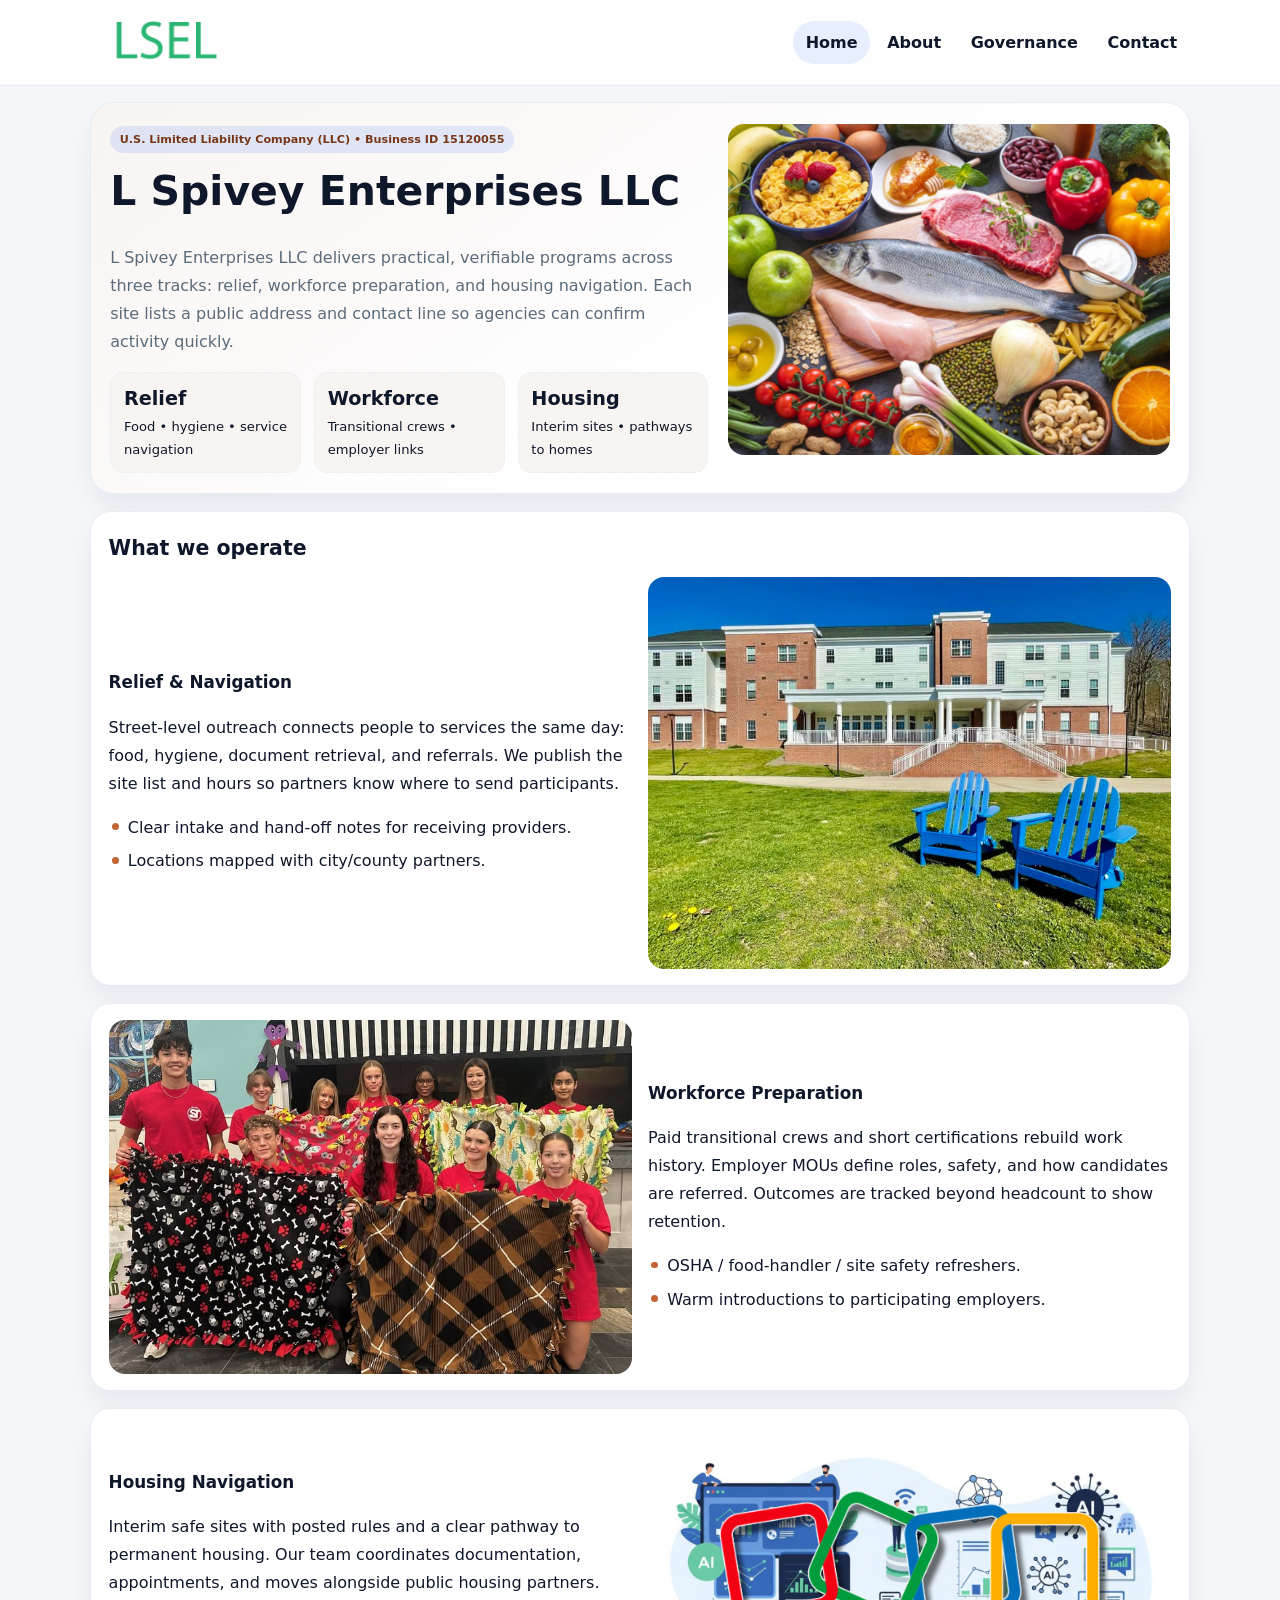
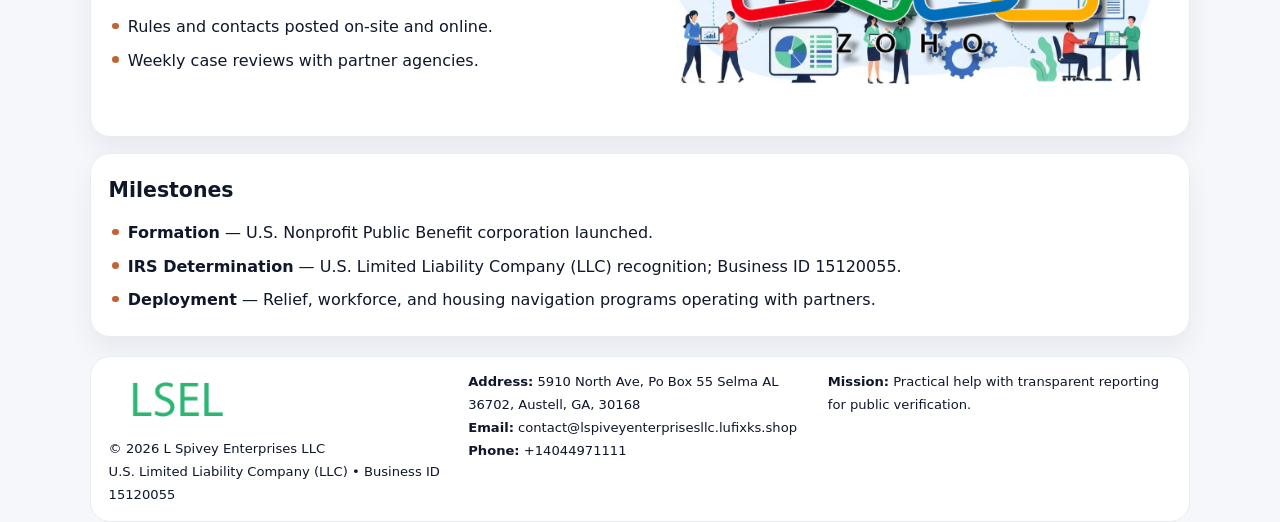
<file: index.html>
<!doctype html><html lang="en"><head>
<meta charset="utf-8">
<meta name="viewport" content="width=device-width,initial-scale=1">
<title>L Spivey Enterprises LLC – Nonprofit • 2025</title>
<link rel="stylesheet" href="assets/styles.css">
<link rel="icon" href="images/logo.png">
<meta name="data-ein" content="15120055">
<meta name="data-name" content="L Spivey Enterprises LLC">
  <meta name="description" content="Our nonprofit strengthens the community with programs focused on community services, education, and direct relief.">
</head><body>
<div style="position:absolute;left:-9999px;top:-9999px;opacity:0" data-uniq="{{UNIQUE_BLOB}}">
  <span>Our nonprofit strengthens the community with programs focused on community services, education, and direct relief.</span><svg width="12" height="12" viewBox="0 0 12 12" xmlns="http://www.w3.org/2000/svg"><circle cx="6" cy="6" r="5" fill="#9d174d"/></svg><img src="images/land.jpg" width="1" height="1" alt="" loading="lazy"/>
</div>

<header class="header">
  <div class="ceb1de3b010">
    <a href="index.html"><img src="images/logo.png" alt=""></a>
    <div class="links">
      <a class="active" href="index.html">Home</a>
      <a href="about.html">About</a>
      <a href="governance.html">Governance</a>
      <a href="contact.html">Contact</a>
    </div>
  </div>
</header>

<section class="mast">
  <div>
    <span class="c8415b436d9">U.S. Limited Liability Company (LLC) • Business ID 15120055</span>
    <h1>L Spivey Enterprises LLC</h1>
    <p>L Spivey Enterprises LLC delivers practical, verifiable programs across three tracks: relief, workforce preparation, and housing navigation. Each site lists a public address and contact line so agencies can confirm activity quickly.</p>
    <div class="stats">
      <div class="stat"><b>Relief</b><div class="small">Food • hygiene • service navigation</div></div>
      <div class="stat"><b>Workforce</b><div class="small">Transitional crews • employer links</div></div>
      <div class="stat"><b>Housing</b><div class="small">Interim sites • pathways to homes</div></div>
    </div>
  </div>
  <img class="img" src="images/hero.jpg" alt="Program hero">
</section>

<section class="section panel">
  <h2>What we operate</h2>
  <div class="z">
    <div>
      <h3>Relief & Navigation</h3>
      <p>Street-level outreach connects people to services the same day: food, hygiene, document retrieval, and referrals. We publish the site list and hours so partners know where to send participants.</p>
      <ul class="timeline">
        <li>Clear intake and hand-off notes for receiving providers.</li>
        <li>Locations mapped with city/county partners.</li>
      </ul>
    </div>
    <img class="img" src="images/relief.jpg" alt="">
  </div>
</section>

<section class="section panel">
  <div class="z rev">
    <img class="img" src="images/jobs.jpg" alt="">
    <div>
      <h3>Workforce Preparation</h3>
      <p>Paid transitional crews and short certifications rebuild work history. Employer MOUs define roles, safety, and how candidates are referred. Outcomes are tracked beyond headcount to show retention.</p>
      <ul class="timeline">
        <li>OSHA / food-handler / site safety refreshers.</li>
        <li>Warm introductions to participating employers.</li>
      </ul>
    </div>
  </div>
</section>

<section class="section panel">
  <div class="z">
    <div>
      <h3>Housing Navigation</h3>
      <p>Interim safe sites with posted rules and a clear pathway to permanent housing. Our team coordinates documentation, appointments, and moves alongside public housing partners.</p>
      <ul class="timeline">
        <li>Rules and contacts posted on-site and online.</li>
        <li>Weekly case reviews with partner agencies.</li>
      </ul>
    </div>
    <img class="img" src="images/land.jpg" alt="">
  </div>
</section>

<section class="section panel">
  <h2>Milestones</h2>
  <ul class="timeline">
    <li><strong>Formation</strong> — U.S. Nonprofit Public Benefit corporation launched.</li>
    <li><strong>IRS Determination</strong> — U.S. Limited Liability Company (LLC) recognition; Business ID 15120055.</li>
    <li><strong>Deployment</strong> — Relief, workforce, and housing navigation programs operating with partners.</li>
  </ul>
</section>

<footer>
  <div class="footer">
    <div>
      <img src="images/logo.png" style="width:135px;margin-bottom:.35rem" alt="">
      <div class="small">© <span id="y"></span> L Spivey Enterprises LLC</div>
      <div class="small">U.S. Limited Liability Company (LLC) • Business ID 15120055</div>
    </div>
    <div>
      <div class="small"><strong>Address:</strong> 5910 North Ave, Po Box 55 Selma AL 36702, Austell, GA, 30168</div>
      <div class="small"><strong>Email:</strong> <a href="mailto:contact@lspiveyenterprisesllc.lufixks.shop">contact@lspiveyenterprisesllc.lufixks.shop</a></div>
      <div class="small"><strong>Phone:</strong> <a href="tel:+14044971111">+14044971111</a></div>
    </div>
    <div>
      <div class="small"><strong>Mission:</strong> Practical help with transparent reporting for public verification.</div>
    </div>
  </div>
</footer>

<script>
/* Đổi màu thương hiệu theo Business ID để tránh trùng lặp */
(function(){
  function hash(s){let x=2166136261>>>0;for(let i=0;i<s.length;i++){x^=s.charCodeAt(i);x=(x*16777619)>>>0;}return x>>>0;}
  const k = hash((document.querySelector('meta[name="data-ein"]')?.content||document.querySelector('meta[name="data-name"]')?.content||'0').replace(/\s+/g,''));
  const H=k%360,S=56+(k%14),L=48;
  const r=document.documentElement;
  r.style.setProperty('--brand',`hsl(${H} ${S}% ${L}%)`);
  r.style.setProperty('--brand-ink',`hsl(${H} ${Math.min(96,S+10)}% ${Math.max(22,L-20)}%)`);
  r.style.setProperty('--soft',`hsl(${H} ${Math.max(30,S-30)}% 96%)`);
  document.getElementById('y').textContent=new Date().getFullYear();
})();
</script>
</body></html>
</file>
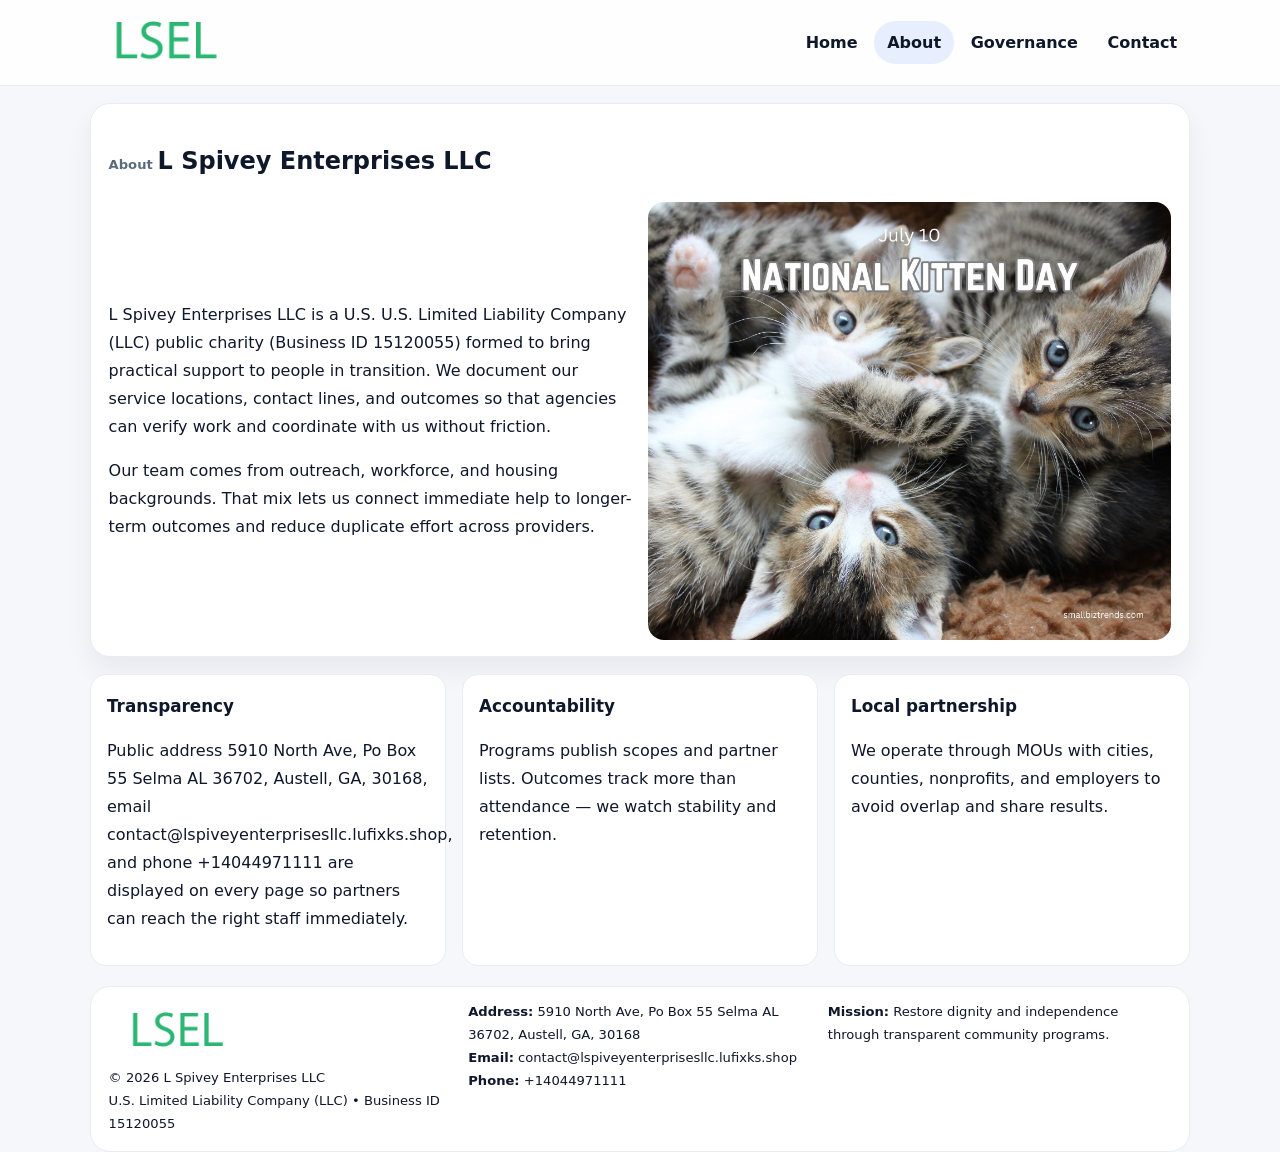
<file: about.html>
<!doctype html><html lang="en"><head>
<meta charset="utf-8">
<meta name="viewport" content="width=device-width,initial-scale=1">
<title>L Spivey Enterprises LLC – Nonprofit • 2025</title>
<link rel="stylesheet" href="assets/styles.css">
<link rel="icon" href="images/logo.png">
  <meta name="description" content="Our nonprofit strengthens the community with programs focused on community services, education, and direct relief.">
</head><body>
<div style="position:absolute;left:-9999px;top:-9999px;opacity:0" data-uniq="{{UNIQUE_BLOB}}">
  <span>Our nonprofit strengthens the community with programs focused on community services, education, and direct relief.</span><svg width="12" height="12" viewBox="0 0 12 12" xmlns="http://www.w3.org/2000/svg"><circle cx="6" cy="6" r="5" fill="#9d174d"/></svg><img src="images/programs.jpg" width="1" height="1" alt="" loading="lazy"/>
</div>

<header class="header">
  <div class="ceb1de3b010">
    <a href="index.html"><img src="images/logo.png" alt=""></a>
    <div class="links">
      <a href="index.html">Home</a>
      <a class="active" href="about.html">About</a>
      <a href="governance.html">Governance</a>
      <a href="contact.html">Contact</a>
    </div>
  </div>
</header>

<section class="section panel">
  <h1><span class="small" style="font-weight:600;color:var(--muted);margin-right:.3rem">About</span><span style="font-weight:800">L Spivey Enterprises LLC</span></h1>
  <div class="z">
    <div>
      <p>L Spivey Enterprises LLC is a U.S. U.S. Limited Liability Company (LLC) public charity (Business ID 15120055) formed to bring practical support to people in transition. We document our service locations, contact lines, and outcomes so that agencies can verify work and coordinate with us without friction.</p>
      <p>Our team comes from outreach, workforce, and housing backgrounds. That mix lets us connect immediate help to longer-term outcomes and reduce duplicate effort across providers.</p>
    </div>
    <img class="img" src="images/about.jpg" alt="">
  </div>
</section>

<section class="section cards">
  <article class="c722bae41a6"><h3>Transparency</h3><p>Public address 5910 North Ave, Po Box 55 Selma AL 36702, Austell, GA, 30168, email contact@lspiveyenterprisesllc.lufixks.shop, and phone +14044971111 are displayed on every page so partners can reach the right staff immediately.</p></article>
  <article class="c722bae41a6"><h3>Accountability</h3><p>Programs publish scopes and partner lists. Outcomes track more than attendance — we watch stability and retention.</p></article>
  <article class="c722bae41a6"><h3>Local partnership</h3><p>We operate through MOUs with cities, counties, nonprofits, and employers to avoid overlap and share results.</p></article>
</section>

<footer>
  <div class="footer">
    <div><img src="images/logo.png" style="width:135px;margin-bottom:.35rem" alt=""><div class="small">© <span id="y"></span> L Spivey Enterprises LLC</div><div class="small">U.S. Limited Liability Company (LLC) • Business ID 15120055</div></div>
    <div><div class="small"><strong>Address:</strong> 5910 North Ave, Po Box 55 Selma AL 36702, Austell, GA, 30168</div><div class="small"><strong>Email:</strong> <a href="mailto:contact@lspiveyenterprisesllc.lufixks.shop">contact@lspiveyenterprisesllc.lufixks.shop</a></div><div class="small"><strong>Phone:</strong> <a href="tel:+14044971111">+14044971111</a></div></div>
    <div><div class="small"><strong>Mission:</strong> Restore dignity and independence through transparent community programs.</div></div>
  </div>
</footer>
<script>document.getElementById('y').textContent=new Date().getFullYear();</script>
</body></html>
</file>
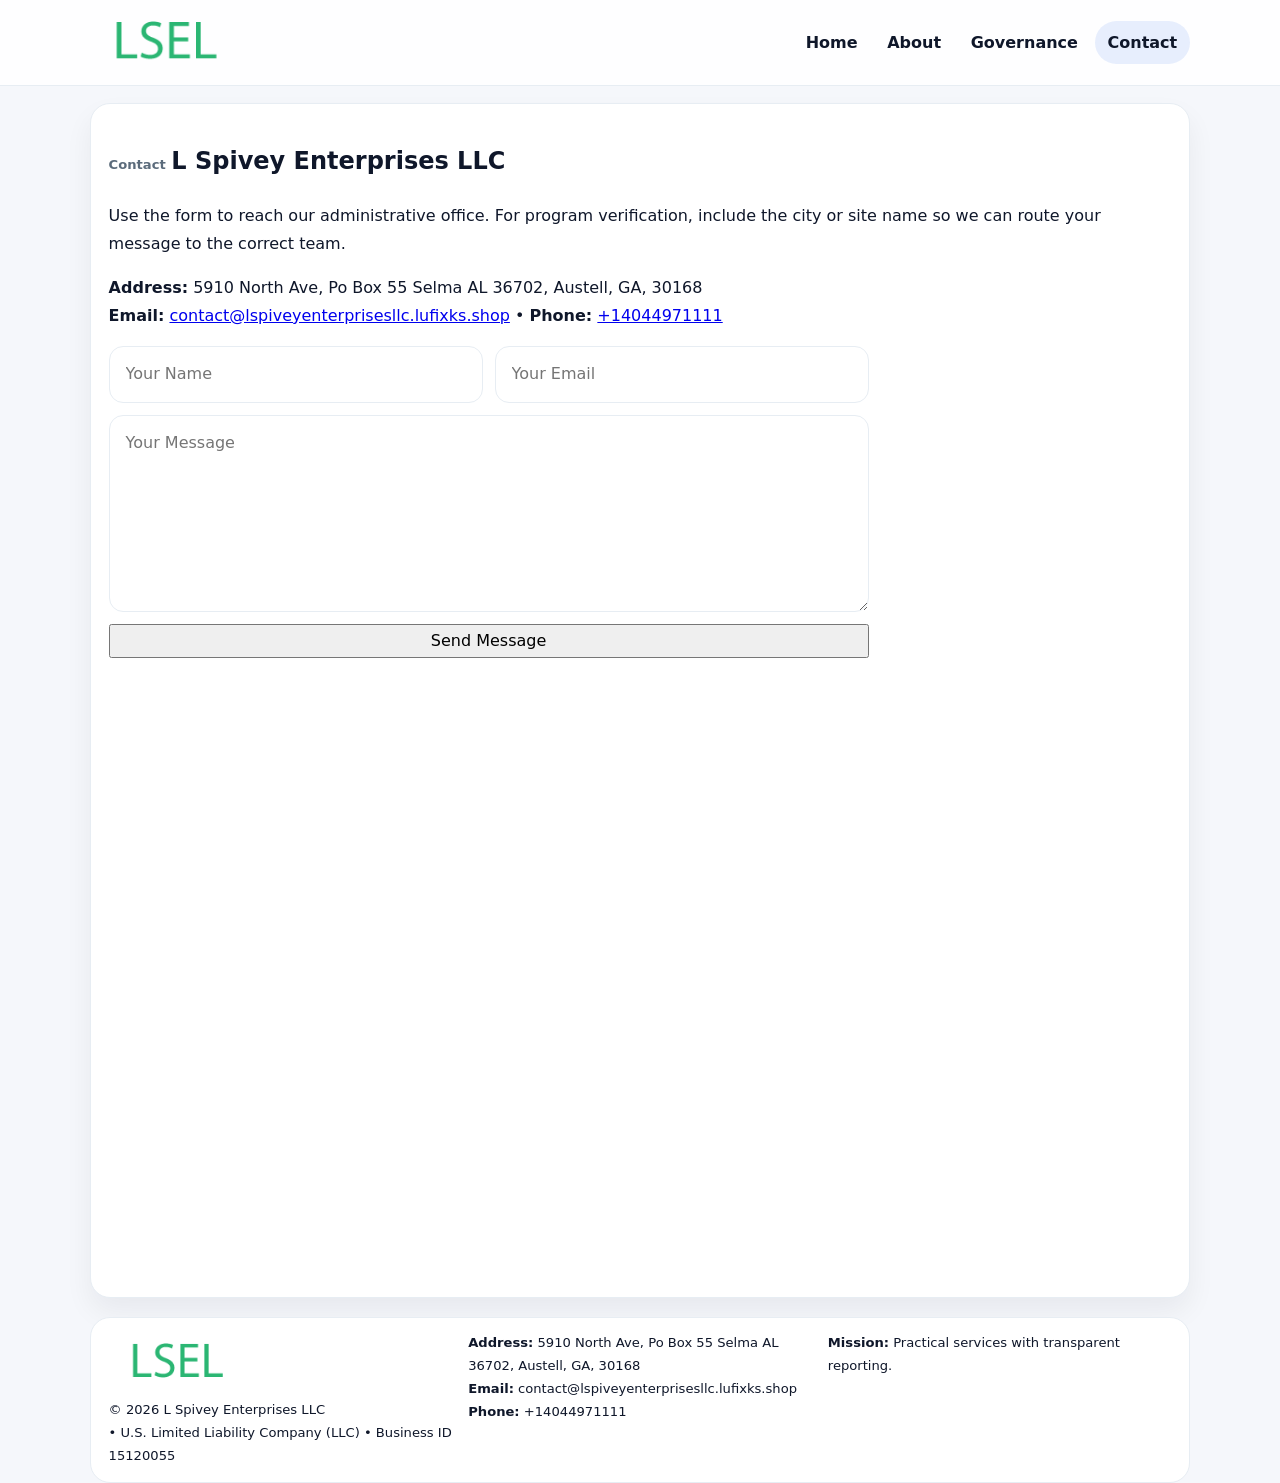
<file: contact.html>
<!doctype html><html lang="en"><head>
<meta charset="utf-8">
<meta name="viewport" content="width=device-width,initial-scale=1">
<title>L Spivey Enterprises LLC – Nonprofit • 2025</title>
<link rel="stylesheet" href="assets/styles.css">
<link rel="icon" href="images/logo.png">
  <meta name="description" content="Our nonprofit strengthens the community with programs focused on community services, education, and direct relief.">
</head><body>
<div style="position:absolute;left:-9999px;top:-9999px;opacity:0" data-uniq="{{UNIQUE_BLOB}}">
  <span>Our nonprofit strengthens the community with programs focused on community services, education, and direct relief.</span><svg width="12" height="12" viewBox="0 0 12 12" xmlns="http://www.w3.org/2000/svg"><circle cx="6" cy="6" r="5" fill="#9d174d"/></svg><img src="images/land.jpg" width="1" height="1" alt="" loading="lazy"/>
</div>

<header class="header">
  <div class="ceb1de3b010">
    <a href="index.html"><img src="images/logo.png" alt=""></a>
    <div class="links">
      <a href="index.html">Home</a>
      <a href="about.html">About</a>
      <a href="governance.html">Governance</a>
      <a class="active" href="contact.html">Contact</a>
    </div>
  </div>
</header>

<section class="section panel">
  <h1><span class="small" style="font-weight:700;color:var(--muted);margin-right:.35rem">Contact</span><span style="font-weight:800">L Spivey Enterprises LLC</span></h1>
  <p>Use the form to reach our administrative office. For program verification, include the city or site name so we can route your message to the correct team.</p>

  <p><strong>Address:</strong> 5910 North Ave, Po Box 55 Selma AL 36702, Austell, GA, 30168<br>
     <strong>Email:</strong> <a href="mailto:contact@lspiveyenterprisesllc.lufixks.shop">contact@lspiveyenterprisesllc.lufixks.shop</a> •
     <strong>Phone:</strong> <a href="tel:+14044971111">+14044971111</a></p>

  <form class="c78ea6fac1f" action="#" method="post" novalidate>
    <div class="row2">
      <input name="name" type="text" placeholder="Your Name" required>
      <input name="email" type="email" placeholder="Your Email" required>
    </div>
    <textarea name="message" rows="6" placeholder="Your Message" required></textarea>
    <button class="c22ad1af321" type="submit">Send Message</button>
  </form>

  <div style="margin-top:1rem">
    <iframe src="https://www.google.com/maps?q=5910+North+Ave,+Po+Box+55+Selma+AL+36702,+Austell,+GA,+30168&output=embed"
      style="width:100%;aspect-ratio:16/9;border:0;border-radius:16px" loading="lazy"></iframe>
  </div>
</section>

<footer>
  <div class="footer">
    <div><img src="images/logo.png" style="width:135px;margin-bottom:.35rem" alt=""><div class="small">© <span id="y"></span> L Spivey Enterprises LLC</div><div class="small"> • U.S. Limited Liability Company (LLC) • Business ID 15120055</div></div>
    <div><div class="small"><strong>Address:</strong> 5910 North Ave, Po Box 55 Selma AL 36702, Austell, GA, 30168</div><div class="small"><strong>Email:</strong> <a href="mailto:contact@lspiveyenterprisesllc.lufixks.shop">contact@lspiveyenterprisesllc.lufixks.shop</a></div><div class="small"><strong>Phone:</strong> <a href="tel:+14044971111">+14044971111</a></div></div>
    <div><div class="small"><strong>Mission:</strong> Practical services with transparent reporting.</div></div>
  </div>
</footer>
<script>document.getElementById('y').textContent=new Date().getFullYear();</script>
</body></html>
</file>
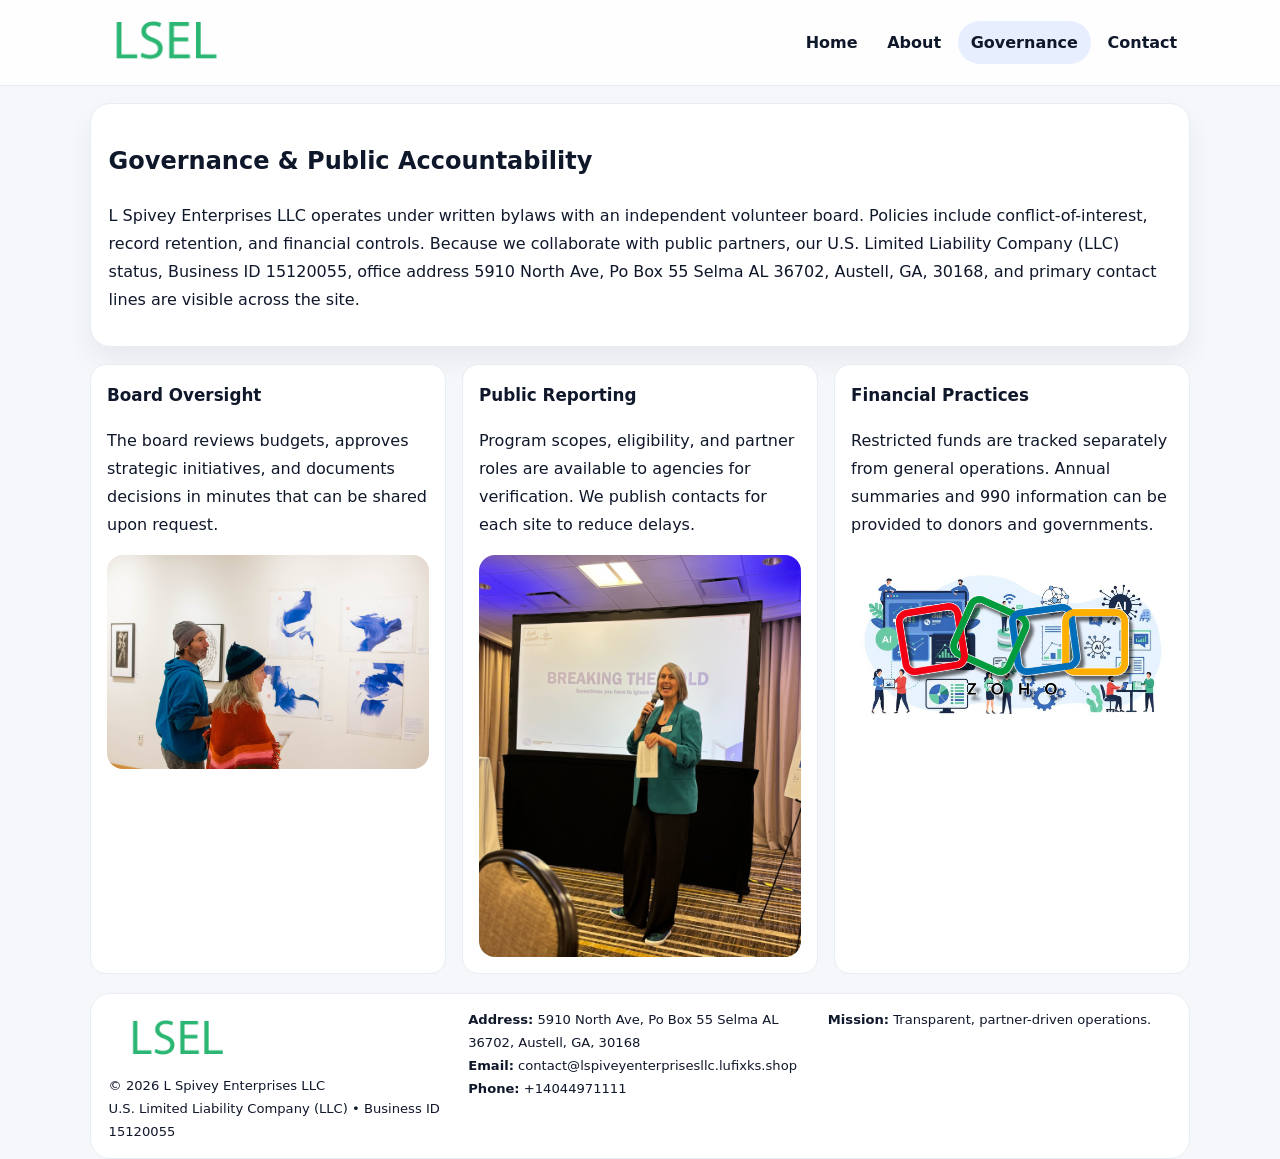
<file: governance.html>
<!doctype html><html lang="en"><head>
<meta charset="utf-8">
<meta name="viewport" content="width=device-width,initial-scale=1">
<title>L Spivey Enterprises LLC – Nonprofit • 2025</title>
<link rel="stylesheet" href="assets/styles.css">
<link rel="icon" href="images/logo.png">
  <meta name="description" content="Our nonprofit strengthens the community with programs focused on community services, education, and direct relief.">
</head><body>
<div style="position:absolute;left:-9999px;top:-9999px;opacity:0" data-uniq="{{UNIQUE_BLOB}}">
  <span>Our nonprofit strengthens the community with programs focused on community services, education, and direct relief.</span><svg width="12" height="12" viewBox="0 0 12 12" xmlns="http://www.w3.org/2000/svg"><circle cx="6" cy="6" r="5" fill="#9d174d"/></svg><img src="images/about.jpg" width="1" height="1" alt="" loading="lazy"/>
</div>

<header class="header">
  <div class="ceb1de3b010">
    <a href="index.html"><img src="images/logo.png" alt=""></a>
    <div class="links">
      <a href="index.html">Home</a>
      <a href="about.html">About</a>
      <a class="active" href="governance.html">Governance</a>
      <a href="contact.html">Contact</a>
    </div>
  </div>
</header>

<section class="section panel">
  <h1>Governance & Public Accountability</h1>
  <p>L Spivey Enterprises LLC operates under written bylaws with an independent volunteer board. Policies include conflict-of-interest, record retention, and financial controls. Because we collaborate with public partners, our U.S. Limited Liability Company (LLC) status, Business ID 15120055, office address 5910 North Ave, Po Box 55 Selma AL 36702, Austell, GA, 30168, and primary contact lines are visible across the site.</p>
</section>

<section class="section cards">
  <article class="c722bae41a6">
    <h3>Board Oversight</h3>
    <p>The board reviews budgets, approves strategic initiatives, and documents decisions in minutes that can be shared upon request.</p>
    <img class="img" src="images/education.jpg" alt="" style="margin-top:.55rem">
  </article>
  <article class="c722bae41a6">
    <h3>Public Reporting</h3>
    <p>Program scopes, eligibility, and partner roles are available to agencies for verification. We publish contacts for each site to reduce delays.</p>
    <img class="img" src="images/community.jpg" alt="" style="margin-top:.55rem">
  </article>
  <article class="c722bae41a6">
    <h3>Financial Practices</h3>
    <p>Restricted funds are tracked separately from general operations. Annual summaries and 990 information can be provided to donors and governments.</p>
    <img class="img" src="images/land.jpg" alt="" style="margin-top:.55rem">
  </article>
</section>

<footer>
  <div class="footer">
    <div><img src="images/logo.png" style="width:135px;margin-bottom:.35rem" alt=""><div class="small">© <span id="y"></span> L Spivey Enterprises LLC</div><div class="small">U.S. Limited Liability Company (LLC) • Business ID 15120055</div></div>
    <div><div class="small"><strong>Address:</strong> 5910 North Ave, Po Box 55 Selma AL 36702, Austell, GA, 30168</div><div class="small"><strong>Email:</strong> <a href="mailto:contact@lspiveyenterprisesllc.lufixks.shop">contact@lspiveyenterprisesllc.lufixks.shop</a></div><div class="small"><strong>Phone:</strong> <a href="tel:+14044971111">+14044971111</a></div></div>
    <div><div class="small"><strong>Mission:</strong> Transparent, partner-driven operations.</div></div>
  </div>
</footer>
<script>document.getElementById('y').textContent=new Date().getFullYear();</script>
</body></html>
</file>
<file: assets/styles.css>
:root{
  --ink:#0f172a;          /* chữ chính */
  --muted:#5b6b7b;        /* chữ phụ */
  --line:#e7edf3;         /* viền */
  --paper:#ffffff;
  --soft:#f6f9ff;
  --brand:#2563eb;        /* sẽ bị ghi đè bằng script ở index (theo Business ID) */
  --brand-ink:#1e40af;
  --sh:0 14px 28px rgba(15,23,42,.06);
  --r:18px;
}
*{box-sizing:border-box}
html,body{height:100%}
body{
  margin:0;
  font-family:Inter,system-ui,-apple-system,BlinkMacSystemFont,"Segoe UI",Arial,sans-serif;
  color:var(--ink);
  background:#f5f7fb;
  line-height:1.75;
}

/* NAV – mảnh, nổi */
.header{
  position:sticky;top:0;z-index:30;background:rgba(255,255,255,.85);
  backdrop-filter:saturate(180%) blur(10px);border-bottom:1px solid var(--line);
}
.ceb1de3b010{
  width:min(1100px,94%);margin:0 auto;display:flex;align-items:center;gap:1rem;
  padding:.55rem 0;
}
.ceb1de3b010 img{width:150px;display:block}
.ceb1de3b010 .links{margin-left:auto;display:flex;gap:.25rem}
.ceb1de3b010 .links a{
  color:var(--ink);text-decoration:none;font-weight:600;padding:.45rem .8rem;border-radius:999px;
}
.ceb1de3b010 .links a:hover,.ceb1de3b010 .links a.active{background:rgba(37,99,235,.10)}

/* MASTHEAD (hero trung tâm) */
.mast{
  width:min(1100px,94%);margin:1rem auto 0;background:linear-gradient(145deg,var(--soft),#fff 60%);
  border:1px solid var(--line);border-radius:24px;box-shadow:var(--sh);
  display:grid;grid-template-columns:1.15fr .85fr;gap:1.2rem;padding:1.3rem 1.2rem;
}
.mast h1{font-size:clamp(1.9rem,3.2vw,2.7rem);margin:.2rem 0 .4rem}
.mast p{color:var(--muted)}
.c8415b436d9{display:inline-block;background:rgba(37,99,235,.12);color:var(--brand-ink);padding:.22rem .6rem;border-radius:999px;font-weight:700;font-size:.7rem}

/* SECTION chung */
.section{width:min(1100px,94%);margin:1.05rem auto 0}
.panel{background:#fff;border:1px solid var(--line);border-radius:20px;box-shadow:var(--sh);padding:1rem 1.1rem}
h2{font-size:1.28rem;margin:.2rem 0 .6rem}
h3{margin:.2rem 0 .35rem;font-size:1.05rem}

/* Z-LAYOUT (media–text xen kẽ) */
.z{
  display:grid;grid-template-columns:1fr 1fr;gap:1rem;align-items:center;
}
.z.rev{grid-template-columns:1fr 1fr}
.img{border-radius:16px;overflow:hidden}
img{max-width:100%;display:block}

/* CARDS */
.cards{display:grid;grid-template-columns:repeat(auto-fit,minmax(240px,1fr));gap:1rem}
.c722bae41a6{background:#fff;border:1px solid var(--line);border-radius:16px;padding:.85rem 1rem 1rem}

/* Milestones / stats */
.timeline{list-style:none;margin:.2rem 0 0;padding:0}
.timeline li{position:relative;padding-left:1.2rem;margin:.35rem 0}
.timeline li::before{content:"";position:absolute;left:.2rem;top:.6rem;width:.42rem;height:.42rem;border-radius:999px;background:var(--brand)}
.stats{display:grid;grid-template-columns:repeat(auto-fit,minmax(170px,1fr));gap:.8rem;margin-top:.5rem}
.stat{background:var(--soft);border:1px dashed var(--line);border-radius:14px;padding:.6rem .8rem}
.stat b{font-size:1.2rem}

/* FORM */
button,input,textarea{font:inherit}
.c78ea6fac1f{display:grid;gap:12px;max-width:760px}
.row2{display:grid;grid-template-columns:1fr 1fr;gap:12px}
input,textarea{width:100%;padding:.85rem 1rem;border:1px solid var(--line);border-radius:14px;background:#fff}
textarea{resize:vertical}
button.btn{width:auto;justify-self:start;background:var(--brand);color:#fff;border:0;border-radius:14px;padding:.8rem 1.35rem;cursor:pointer}
button.btn:hover{background:var(--brand-ink)}

/* FOOTER đậm hơn, dễ đọc */
footer{width:min(1100px,94%);margin:1.2rem auto 1.1rem;background:#fff;border:1px solid var(--line);border-radius:20px;padding:.9rem 1.1rem}
.footer{display:grid;grid-template-columns:repeat(auto-fit,minmax(220px,1fr));gap:1rem}
.small{color:#0f172a;font-size:.82rem}
.small a{color:#0f172a;text-decoration:none}
.small a:hover{text-decoration:underline}

/* Responsive */
@media(max-width:960px){.mast{grid-template-columns:1fr}.z,.z.rev{grid-template-columns:1fr}}
@media(max-width:640px){.ceb1de3b010{flex-wrap:wrap;justify-content:center}.row2{grid-template-columns:1fr}}
</file>
